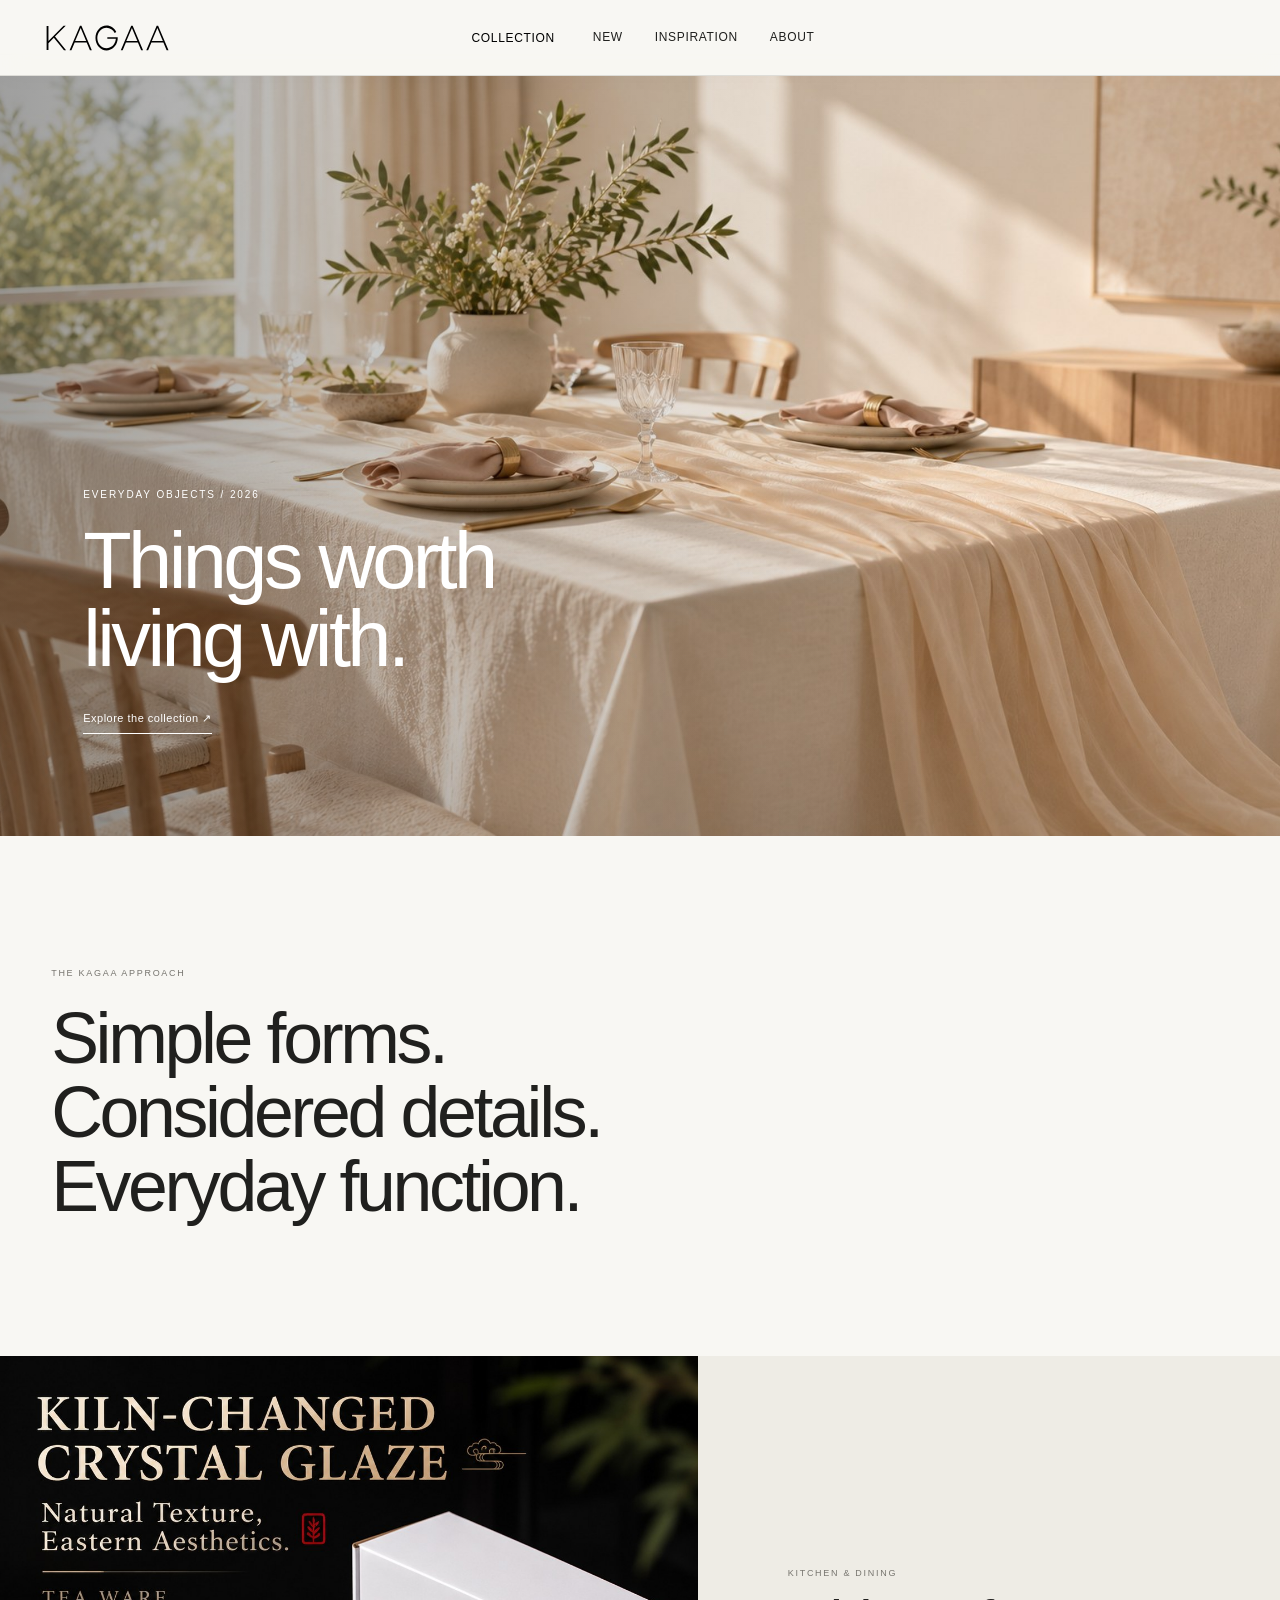
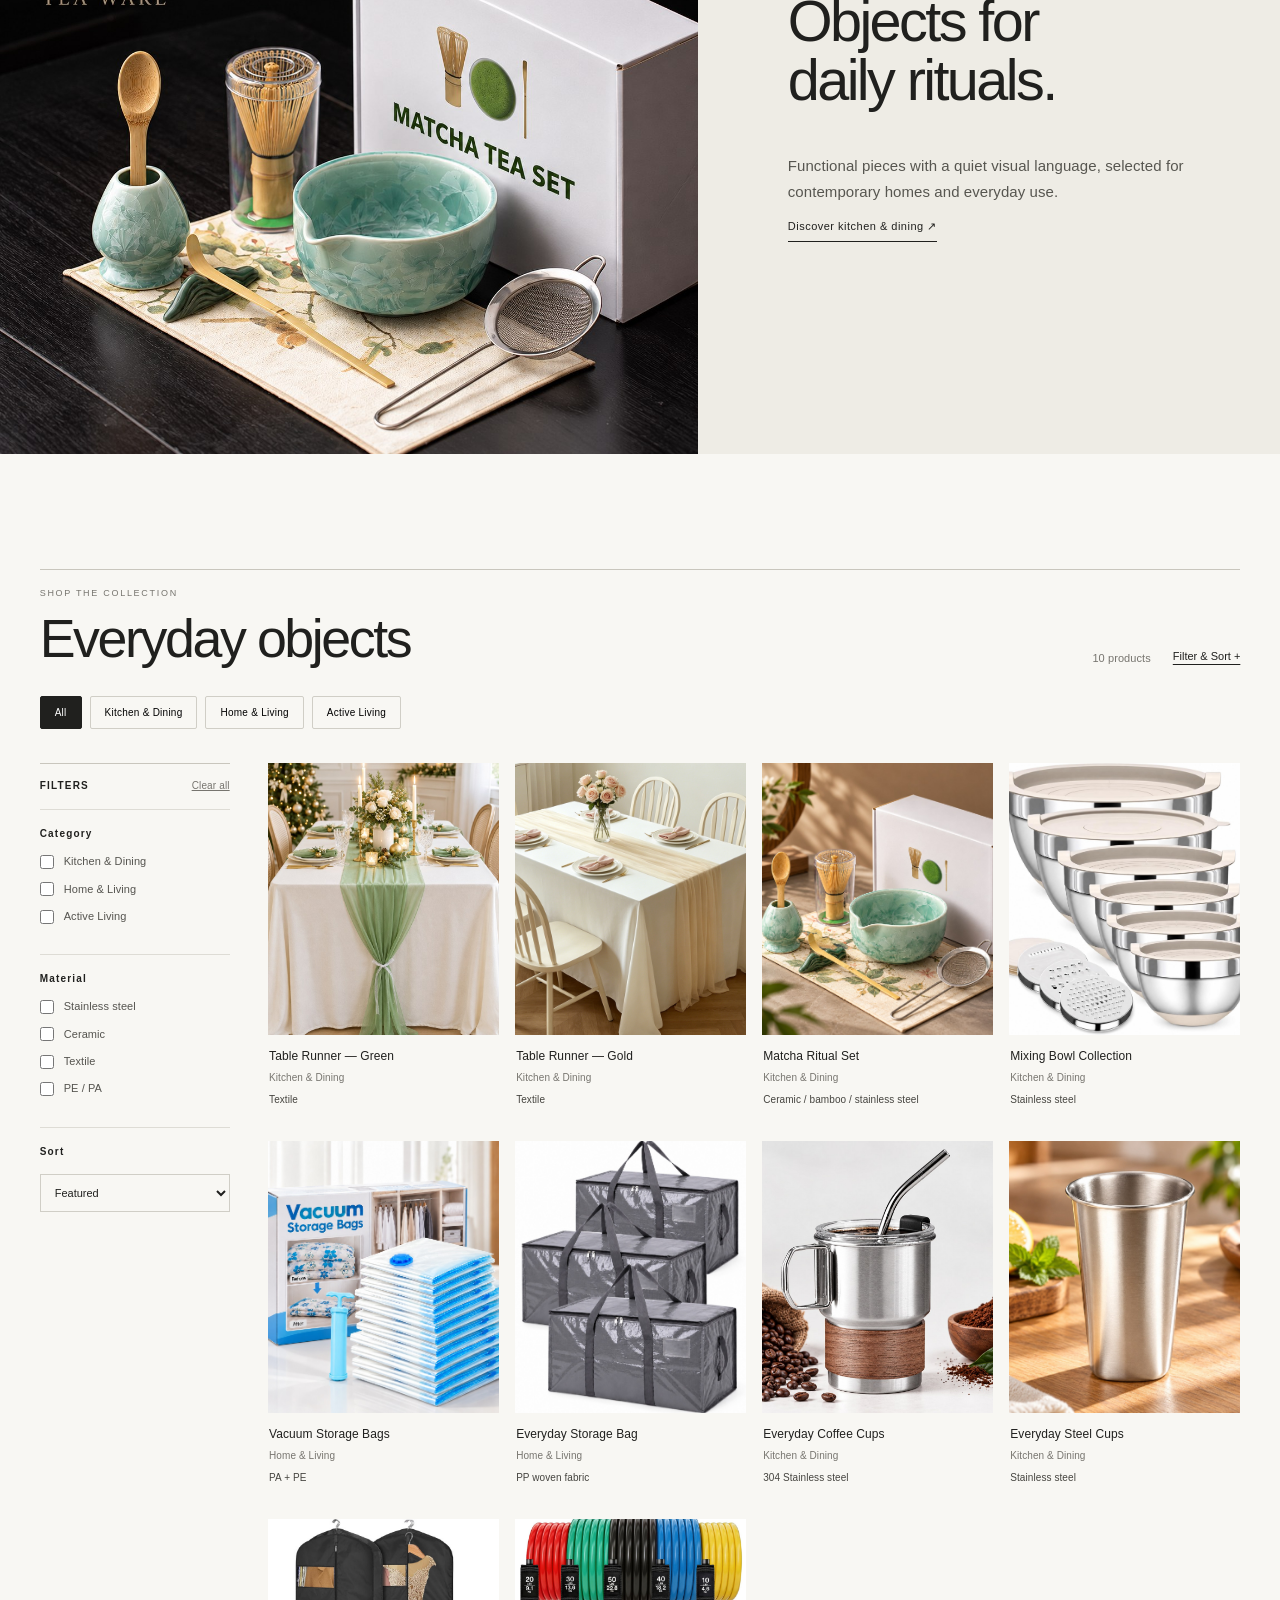
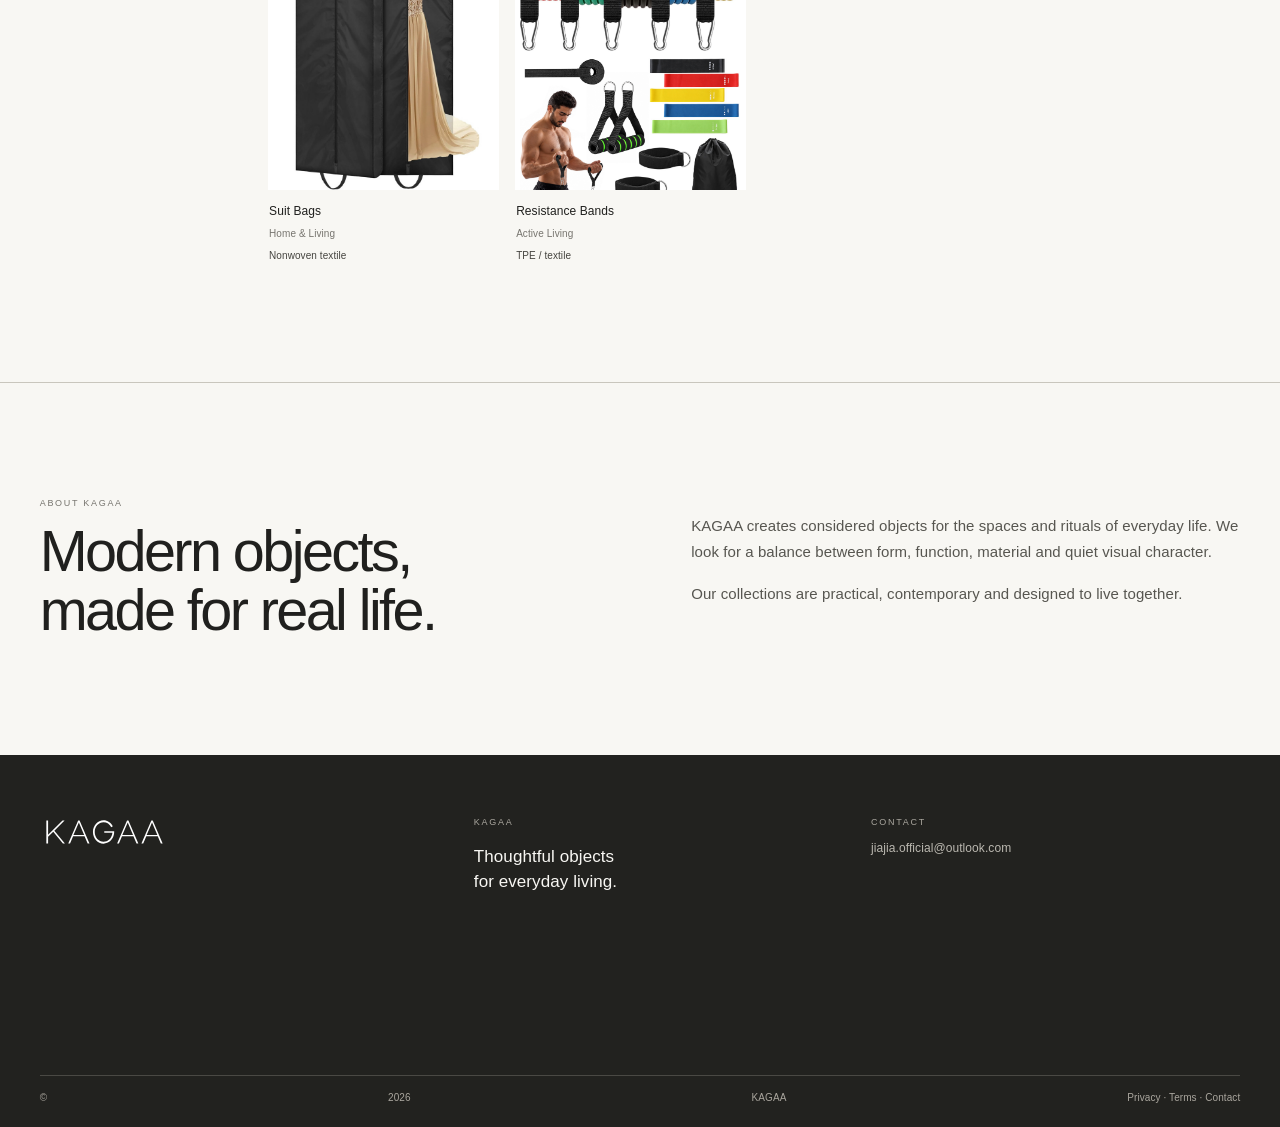
<file: index.html>
<!doctype html>
<html lang="en">
  <head>
    <meta charset="utf-8" />
    <meta name="viewport" content="width=device-width,initial-scale=1" />
    <meta
      name="description"
      content="KAGAA — thoughtfully designed objects for everyday living."
    />
    <title>KAGAA — Everyday Objects</title>
    <link rel="stylesheet" href="css/style.css" />
  </head>
  <body>
    <header class="header">
      <a class="brand" href="index.html"
        ><img src="images/KAGAA_Logo.svg" alt="KAGAA"
      /></a>
      <nav>
        <button data-menu="collection">Collection</button
        ><a href="#catalog">New</a><a href="#inspiration">Inspiration</a
        ><a href="#about">About</a>
      </nav>
      <div class="tools">
        <!-- <button id="searchOpen">Search</button> -->
        <!-- <a href="#catalog">Collection</a
        ><button class="hamburger" id="hamburger">☰</button> -->
      </div>
    </header>
    <div class="mega" id="collection">
      <div>
        <small>COLLECTION</small><a href="#catalog">All objects</a
        ><a href="#catalog">New arrivals</a>
      </div>
      <div>
        <small>KITCHEN & DINING</small><a href="#catalog">Drinkware</a
        ><a href="#catalog">Tableware</a><a href="#catalog">Coffee & Tea</a
        ><a href="#catalog">Textiles</a>
      </div>
      <div>
        <small>HOME & LIVING</small><a href="#catalog">Storage</a
        ><a href="#catalog">Organising</a>
      </div>
      <div>
        <small>ACTIVE LIVING</small><a href="#catalog">Movement</a
        ><a href="#catalog">Training</a>
      </div>
    </div>
    <main>
      <section class="hero">
        <img src="images/background.jpg" alt="KAGAA table setting" />
        <div class="shade"></div>
        <div class="hero-copy">
          <p>EVERYDAY OBJECTS / 2026</p>
          <h1>Things worth <br />living with.</h1>
          <a href="#catalog">Explore the collection ↗</a>
        </div>
      </section>
      <section class="intro">
        <p class="eyebrow">THE KAGAA APPROACH</p>
        <h2>Simple forms.<br />Considered details.<br />Everyday function.</h2>
      </section>
      <section class="editorial">
        <img src="images/mocha-EN.jpg" alt="KAGAA drinkware" />
        <div>
          <p class="eyebrow">KITCHEN & DINING</p>
          <h2>Objects for<br />daily rituals.</h2>
          <p>
            Functional pieces with a quiet visual language, selected for
            contemporary homes and everyday use.
          </p>
          <a href="#catalog">Discover kitchen & dining ↗</a>
        </div>
      </section>
      <section class="catalog" id="catalog">
        <div class="catalog-head">
          <div>
            <p class="eyebrow">SHOP THE COLLECTION</p>
            <h2>Everyday objects</h2>
          </div>
          <div>
            <span id="count">8 products</span
            ><button id="filterOpen">Filter & Sort +</button>
          </div>
        </div>
        <div class="categories">
          <button class="active" data-category="all">All</button
          ><button data-category="Kitchen & Dining">Kitchen & Dining</button
          ><button data-category="Home & Living">Home & Living</button
          ><button data-category="Active Living">Active Living</button>
        </div>
        <div class="shop">
          <aside id="filters">
            <div class="filter-head">
              <b>FILTERS</b><button id="filterClose">×</button>
            </div>
            <div class="filter-group">
              <b>Category</b
              ><label
                ><input
                  type="checkbox"
                  data-filter="category"
                  value="Kitchen & Dining"
                />
                Kitchen & Dining</label
              ><label
                ><input
                  type="checkbox"
                  data-filter="category"
                  value="Home & Living"
                />
                Home & Living</label
              ><label
                ><input
                  type="checkbox"
                  data-filter="category"
                  value="Active Living"
                />
                Active Living</label
              >
            </div>
            <div class="filter-group">
              <b>Material</b
              ><label
                ><input
                  type="checkbox"
                  data-filter="material"
                  value="Stainless steel"
                />
                Stainless steel</label
              ><label
                ><input
                  type="checkbox"
                  data-filter="material"
                  value="Ceramic"
                />
                Ceramic</label
              ><label
                ><input
                  type="checkbox"
                  data-filter="material"
                  value="Textile"
                />
                Textile</label
              ><label
                ><input
                  type="checkbox"
                  data-filter="material"
                  value="PE / PA"
                />
                PE / PA</label
              >
            </div>
            <div class="filter-group">
              <b>Sort</b
              ><select id="sort">
                <option value="featured">Featured</option>
                <option value="az">Name A–Z</option>
                <option value="za">Name Z–A</option>
              </select>
            </div>
          </aside>
          <div class="grid" id="grid"></div>
        </div>
      </section>
      <!-- <section class="story" id="inspiration">
        <img src="images/matcha-set.jpg" alt="KAGAA matcha ritual" />
        <div>
          <p class="eyebrow">INSPIRATION / RITUAL</p>
          <h2>The beauty<br />of useful things.</h2>
          <p>
            Small rituals shape the feeling of a home. KAGAA brings a considered
            point of view to the objects around them.
          </p>
          <a href="#about">Read the story ↗</a>
        </div>
      </section> -->
      <!-- <section class="collections">
        <div>
          <img src="images/mixing-bowls.jpg" /><span>Kitchen & Dining ↗</span>
        </div>
        <div><img src="images/save-bag.jpg" /><span>Home & Living ↗</span></div>
        <div>
          <img src="images/resistance-bands.webp" /><span>Active Living ↗</span>
        </div>
      </section> -->
      <section class="about" id="about">
        <div>
          <p class="eyebrow">ABOUT KAGAA</p>
          <h2>Modern objects,<br />made for real life.</h2>
        </div>
        <div>
          <p>
            KAGAA creates considered objects for the spaces and rituals of
            everyday life. We look for a balance between form, function,
            material and quiet visual character.
          </p>
          <p>
            Our collections are practical, contemporary and designed to live
            together.
          </p>
        </div>
      </section>
    </main>
    <footer>
      <div class="footer-grid">
        <img src="images/KAGAA_Logo.svg" />
        <div>
          <p class="eyebrow">KAGAA</p>
          <p>Thoughtful objects<br />for everyday living.</p>
        </div>
        <div>
          <p class="eyebrow">CONTACT</p>
          <a>jiajia.official@outlook.com</a>
        </div>
        <!-- <div>
          <p class="eyebrow">NEWSLETTER</p>
          <form>
            <input type="email" placeholder="Email address" /><button>
              Subscribe ↗
            </button>
          </form>
        </div> -->
      </div>
      <div class="bottom">
        © <span id="year"></span> KAGAA <span>Privacy · Terms · Contact</span>
      </div>
    </footer>
    <div class="search" id="search">
      <button id="searchClose">×</button>
      <div>
        <p class="eyebrow">SEARCH KAGAA</p>
        <input type="search" placeholder="Search products, collections..." />
      </div>
    </div>
    <script src="js/main.js"></script>
  </body>
</html>
</file>
<file: css/style.css>
* {
  box-sizing: border-box;
}
:root {
  --bg: #f5f3ee;
  --ink: #181817;
  --muted: #77736c;
  --line: #d8d4ca;
  --soft: #e9e5dc;
  --max: 1500px;
}
html {
  scroll-behavior: smooth;
}
body {
  margin: 0;
  background: var(--bg);
  color: var(--ink);
  font-family: Arial, Helvetica, sans-serif;
}
a {
  text-decoration: none;
  color: inherit;
}
button,
input,
select {
  font: inherit;
}
.header {
  height: 74px;
  position: fixed;
  inset: 0 0 auto;
  z-index: 30;
  display: grid;
  grid-template-columns: 1fr auto 1fr;
  align-items: center;
  padding: 0 28px;
  background: #f5f3eef2;
  backdrop-filter: blur(10px);
  border-bottom: 1px solid var(--line);
}
.brand img {
  width: 145px;
  height: 76px;
}
.brand {
  display: inline-flex;
  align-items: center;
  text-decoration: none;
}

.brand svg {
  display: block;
  width: clamp(90px, 10vw, 140px);
  height: auto;
}
.header nav {
  display: flex;
  gap: 30px;
}
.header nav a,
.header nav button,
.tools a,
.tools button {
  border: 0;
  background: none;
  font-size: 12px;
  cursor: pointer;
}
.tools {
  justify-self: end;
  display: flex;
  gap: 20px;
}
.hamburger {
  display: none;
}
.mega {
  position: fixed;
  z-index: 29;
  top: 74px;
  left: 0;
  right: 0;
  background: var(--bg);
  border-bottom: 1px solid var(--line);
  display: grid;
  grid-template-columns: repeat(4, 1fr);
  gap: 30px;
  padding: 38px 28px 45px;
  transform: translateY(-110%);
  transition: 0.35s;
}
.mega.open {
  transform: none;
}
.mega small,
.eyebrow {
  font-size: 10px;
  letter-spacing: 0.16em;
  color: var(--muted);
  display: block;
  margin: 0 0 14px;
}
.mega a {
  display: block;
  margin: 9px 0;
  font-size: 13px;
}
main {
  padding-top: 74px;
}
.hero {
  height: calc(100vh - 74px);
  min-height: 620px;
  position: relative;
}
.hero > img {
  width: 100%;
  height: 100%;
  object-fit: cover;
}
.shade {
  position: absolute;
  inset: 0;
  background: linear-gradient(90deg, #0006, transparent 70%);
}
.hero-copy {
  position: absolute;
  left: 6vw;
  bottom: 8vw;
  color: #fff;
}
.hero-copy p {
  font-size: 10px;
  letter-spacing: 0.16em;
}
.hero h1 {
  font-size: clamp(48px, 6vw, 105px);
  font-weight: 400;
  line-height: 0.93;
  letter-spacing: -0.055em;
  margin: 0 0 32px;
  opacity: 0.7;
}
.hero a,
.editorial a,
.story a,
.back-link {
  font-size: 13px;
  border-bottom: 1px solid;
  padding-bottom: 7px;
}
.intro {
  max-width: var(--max);
  min-height: 66vh;
  margin: auto;
  padding: 130px 28px;
  display: flex;
  flex-direction: column;
  justify-content: center;
}
.intro h2 {
  font-size: clamp(45px, 6vw, 86px);
  font-weight: 400;
  line-height: 0.98;
  letter-spacing: -0.05em;
  margin: 0;
}
.editorial {
  display: grid;
  grid-template-columns: 1.45fr 1fr;
  min-height: 720px;
  background: var(--soft);
}
.editorial img {
  width: 100%;
  height: 100%;
  object-fit: cover;
}
.editorial > div {
  padding: 9vw 7vw;
  display: flex;
  flex-direction: column;
  justify-content: center;
}
.editorial h2,
.story h2,
.about h2 {
  font-size: clamp(44px, 5vw, 76px);
  font-weight: 400;
  line-height: 0.96;
  letter-spacing: -0.05em;
  margin: 0 0 28px;
  font-family: sans-serif;
}
.editorial p:not(.eyebrow),
.story p:not(.eyebrow),
.about > div:last-child {
  font-size: 17px;
  line-height: 1.5;
  max-width: 520px;
}
.catalog {
  max-width: var(--max);
  margin: auto;
  padding: 120px 28px;
}
.catalog-head {
  display: flex;
  justify-content: space-between;
  align-items: end;
  border-top: 1px solid var(--line);
  padding-top: 13px;
}
.catalog-head h2 {
  font-size: clamp(38px, 4vw, 60px);
  font-weight: 400;
  margin: 0;
}
.catalog-head button {
  border: 0;
  background: none;
  text-decoration: underline;
  cursor: pointer;
  margin-left: 22px;
}
.categories {
  display: flex;
  gap: 9px;
  flex-wrap: wrap;
  margin: 32px 0;
}
.categories button {
  border: 1px solid var(--line);
  background: none;
  border-radius: 30px;
  padding: 9px 14px;
  font-size: 12px;
  cursor: pointer;
}
.categories button.active,
.categories button:hover {
  background: var(--ink);
  color: var(--bg);
}
.shop {
  display: grid;
  grid-template-columns: 200px 1fr;
  gap: 20px;
}
.filter-head {
  border-top: 1px solid var(--line);
  padding-top: 12px;
  margin-bottom: 20px;
}
.filter-head button {
  display: none;
  float: right;
  border: 0;
  background: none;
  font-size: 24px;
}
.filter-group {
  border-top: 1px solid var(--line);
  padding: 14px 0;
}
.filter-group b {
  display: block;
  margin-bottom: 12px;
  font-size: 12px;
}
.filter-group label {
  display: block;
  margin: 10px 0;
  color: #5d5a54;
  font-size: 12px;
}
.filter-group select {
  width: 100%;
  background: none;
  border: 1px solid var(--line);
  padding: 9px;
}
.grid {
  display: grid;
  grid-template-columns: repeat(4, 1fr);
  gap: 18px 13px;
}
.card img {
  width: 100%;
  aspect-ratio: 4/5;
  object-fit: cover;
  display: block;
}
.info {
  padding: 11px 0;
}
.name {
  font-size: 13px;
  margin: 0 0 4px;
}
.cat,
.price {
  font-size: 11px;
  color: var(--muted);
  margin: 0;
}
.price {
  margin-top: 8px;
  color: var(--ink);
}
.story {
  display: grid;
  grid-template-columns: 1.5fr 1fr;
  min-height: 680px;
  background: #e8e4db;
}
.story img {
  width: 100%;
  height: 100%;
  object-fit: cover;
}
.story > div {
  padding: 9vw 7vw;
  display: flex;
  flex-direction: column;
  justify-content: center;
}
.collections {
  max-width: var(--max);
  margin: auto;
  padding: 120px 28px;
  display: grid;
  grid-template-columns: repeat(3, 1fr);
  gap: 14px;
}
.collections img {
  width: 100%;
  aspect-ratio: 4/5;
  object-fit: cover;
}
.collections span {
  display: block;
  padding-top: 12px;
  font-size: 13px;
}
.about {
  max-width: var(--max);
  margin: auto;
  border-top: 1px solid var(--line);
  padding: 120px 28px;
  display: grid;
  grid-template-columns: 1fr 1fr;
  gap: 12vw;
}
.about h2 {
  margin: 0;
}
.about > div:last-child {
  margin: 0;
}
footer {
  background: #171716;
  color: var(--bg);
  padding: 70px 28px 25px;
}
.footer-grid {
  max-width: var(--max);
  margin: auto;
  display: grid;
  grid-template-columns: 1fr 1fr 1fr 1.2fr;
  gap: 30px;
  min-height: 260px;
}
.footer-grid > img {
  width: 145px;
  filter: invert(1);
}
.footer-grid p:not(.eyebrow) {
  font-size: 20px;
}
.footer-grid a {
  display: block;
  margin: 9px 0;
  color: #bbb8b0;
}
.footer-grid form {
  display: flex;
  border-bottom: 1px solid #5c5952;
}
.footer-grid input {
  flex: 1;
  background: none;
  border: 0;
  outline: 0;
  color: #fff;
  padding: 12px 0;
}
.footer-grid button {
  background: none;
  border: 0;
  color: #fff;
}
.bottom {
  max-width: var(--max);
  margin: 70px auto 0;
  border-top: 1px solid #45433e;
  padding-top: 16px;
  color: #aaa69e;
  font-size: 10px;
  display: flex;
  justify-content: space-between;
}
.search {
  position: fixed;
  inset: 0;
  z-index: 60;
  background: #f5f3eefc;
  display: flex;
  align-items: center;
  justify-content: center;
  opacity: 0;
  pointer-events: none;
  transition: 0.2s;
}
.search.open {
  opacity: 1;
  pointer-events: auto;
}
.search > div {
  width: min(800px, 80vw);
}
.search > button {
  position: absolute;
  right: 25px;
  top: 10px;
  border: 0;
  background: none;
  font-size: 42px;
}
.search input {
  width: 100%;
  font-size: clamp(32px, 5vw, 68px);
  background: none;
  border: 0;
  border-bottom: 1px solid;
  padding: 10px;
  outline: 0;
}
.product-page {
  max-width: 1500px;
  margin: auto;
  padding: 118px 28px 0;
}
.breadcrumbs {
  font-size: 11px;
  color: var(--muted);
  display: flex;
  gap: 9px;
  margin-bottom: 24px;
}
.product-detail {
  display: grid;
  grid-template-columns: minmax(0, 1.25fr) minmax(360px, 0.75fr);
  min-height: 720px;
  gap: 0;
}
.product-gallery {
  display: grid;
  grid-template-columns: 92px minmax(0, 1fr);
  gap: 18px;
  min-width: 0;
}
.thumbs {
  display: flex;
  flex-direction: column;
  gap: 12px;
  padding-top: 2px;
}
.thumb {
  width: 82px;
  height: 104px;
  border: 1px solid transparent;
  background: #e9e5dc;
  padding: 0;
  cursor: pointer;
  overflow: hidden;
}
.thumb.active {
  border-color: var(--ink);
}
.thumb img {
  width: 100%;
  height: 100%;
  object-fit: cover;
  display: block;
}
.main-image-wrap {
  position: relative;
  min-width: 0;
  background: #ebe8e1;
  overflow: hidden;
  aspect-ratio: 1/1;
}
.main-image {
  width: 100%;
  height: 100%;
  display: block;
  /* object-fit: cover; */
  transition:
    opacity 0.18s ease,
    transform 0.3s ease;
}
.main-image.is-changing {
  /* opacity: 0.65; */
}
.gallery-arrow {
  position: absolute;
  top: 50%;
  transform: translateY(-50%);
  width: 56px;
  height: 56px;
  border: 0;
  border-radius: 50%;
  background: #f5f3eee8;
  color: var(--ink);
  font-size: 27px;
  line-height: 1;
  cursor: pointer;
  display: grid;
  place-items: center;
  box-shadow: 0 2px 12px #00000012;
}
.gallery-arrow:hover {
  background: #fff;
}
.gallery-prev {
  left: 22px;
}
.gallery-next {
  right: 22px;
}
.gallery-counter {
  position: absolute;
  bottom: 16px;
  right: 18px;
  background: #181817c9;
  color: #fff;
  padding: 6px 9px;
  font-size: 10px;
  letter-spacing: 0.08em;
}
.product-copy {
  padding: 5vw 6vw;
  display: flex;
  flex-direction: column;
  justify-content: center;
}
.product-copy h1 {
  font-size: clamp(42px, 5vw, 76px);
  font-weight: 400;
  line-height: 0.95;
  letter-spacing: -0.05em;
  margin: 0 0 28px;
}
.lead {
  font-size: 18px;
  line-height: 1.5;
  max-width: 520px;
}
.spec-list {
  border-top: 1px solid var(--line);
  margin-top: 30px;
}
.spec-list div {
  display: flex;
  justify-content: space-between;
  border-bottom: 1px solid var(--line);
  padding: 14px 0;
  font-size: 12px;
}
.spec-list span {
  color: var(--muted);
}
.spec-list b {
  font-weight: 400;
  text-align: right;
  max-width: 60%;
}
.product-note {
  margin-top: 45px;
}
.product-note p:last-child {
  font-size: 13px;
  line-height: 1.55;
  color: #5f5c56;
  max-width: 480px;
}
.back-link {
  align-self: flex-start;
  margin-top: 25px;
  font-size: 13px;
  border-bottom: 1px solid;
  padding-bottom: 7px;
}
.detail-bottom {
  padding: 150px 0;
  border-top: 1px solid var(--line);
  margin-top: 120px;
}
.detail-bottom h2 {
  font-size: clamp(44px, 6vw, 85px);
  font-weight: 400;
  line-height: 0.96;
  letter-spacing: -0.05em;
  margin: 0;
}
@media (max-width: 1000px) {
  .product-page {
    padding: 100px 18px 0;
  }
  .product-detail {
    grid-template-columns: 1fr;
  }
  .product-gallery {
    grid-template-columns: 80px minmax(0, 1fr);
  }
  .main-image-wrap {
    aspect-ratio: 1/1;
  }
  .product-copy {
    padding: 70px 0;
  }
  .detail-bottom {
    margin-top: 60px;
    padding: 90px 0;
  }
}
@media (max-width: 650px) {
  .product-gallery {
    grid-template-columns: 64px minmax(0, 1fr);
    gap: 10px;
  }
  .thumb {
    width: 58px;
    height: 74px;
  }
  .gallery-arrow {
    width: 44px;
    height: 44px;
    font-size: 21px;
  }
  .gallery-prev {
    left: 10px;
  }
  .gallery-next {
    right: 10px;
  }
  .product-copy h1 {
    font-size: 48px;
  }
  .detail-bottom h2 {
    font-size: 48px;
  }
}

/* Functional catalogue filters */
.filter-head {
  display: flex;
  align-items: center;
  gap: 12px;
}
.filter-head b {
  margin-right: auto;
}
.filter-head .clear-filters {
  display: inline-block;
  float: none;
  border: 0;
  background: transparent;
  padding: 2px 0;
  color: var(--muted);
  font: inherit;
  font-size: 11px;
  text-decoration: underline;
  cursor: pointer;
}
.filter-group label {
  cursor: pointer;
  display: flex;
  align-items: center;
  gap: 9px;
}
.filter-group input[type="checkbox"] {
  accent-color: var(--ink);
  width: 14px;
  height: 14px;
  margin: 0;
  flex: 0 0 auto;
  cursor: pointer;
}
.empty-state {
  grid-column: 1 / -1;
  padding: 48px 20px;
  background: var(--soft);
  text-align: center;
}
.empty-state p {
  margin: 0 0 14px;
  font-size: 14px;
}
.empty-state button {
  border: 1px solid var(--ink);
  background: var(--ink);
  color: var(--bg);
  padding: 10px 16px;
  cursor: pointer;
}

/* KAGAA visual refinement — calm editorial styling inspired by contemporary design brands */
:root {
  --bg: #f8f7f3;
  --ink: #20201e;
  --muted: #77756f;
  --line: #d9d7d0;
  --soft: #efeee8;
  --max: 1600px;
}
body {
  background: var(--bg);
  letter-spacing: 0.005em;
  -webkit-font-smoothing: antialiased;
}
.header {
  height: 76px;
  padding: 0 clamp(20px, 3.1vw, 52px);
  background: rgba(248, 247, 243, 0.94);
  border-bottom-color: rgba(32, 32, 30, 0.12);
  backdrop-filter: blur(14px);
}
.brand img {
  width: 132px;
  display: block;
}
.header nav {
  gap: clamp(18px, 2.5vw, 38px);
}
.header nav a,
.header nav button,
.tools a,
.tools button {
  font-size: 12px;
  letter-spacing: 0.055em;
  text-transform: uppercase;
  transition: opacity 0.2s ease;
}
.header nav a:hover,
.header nav button:hover,
.tools a:hover {
  opacity: 0.55;
}
main {
  padding-top: 76px;
}
.mega {
  top: 76px;
  padding: 42px clamp(20px, 3.1vw, 52px) 48px;
  box-shadow: 0 18px 28px #00000008;
}
.mega a {
  transition: opacity 0.2s ease;
}
.mega a:hover {
  opacity: 0.55;
}
.hero {
  height: min(760px, calc(100svh - 76px));
  min-height: 540px;
  overflow: hidden;
}
.hero > img {
  object-position: center 54%;
}
.shade {
  background:
    linear-gradient(
      90deg,
      rgba(18, 18, 16, 0.4) 0%,
      rgba(18, 18, 16, 0.14) 43%,
      transparent 78%
    ),
    linear-gradient(0deg, rgba(18, 18, 16, 0.12), transparent 48%);
}
.hero-copy {
  left: clamp(26px, 6.5vw, 104px);
  bottom: clamp(48px, 8vw, 112px);
}
.hero-copy p {
  font-size: 10px;
  letter-spacing: 0.19em;
  margin-bottom: 22px;
}
.hero h1 {
  font-size: clamp(50px, 6.2vw, 96px);
  line-height: 0.98;
  letter-spacing: -0.045em;
  font-weight: 400;
  opacity: 1;
  margin-bottom: 30px;
}
.hero a,
.editorial a,
.story a,
.back-link {
  display: inline-block;
  width: fit-content;
  font-size: 11px;
  letter-spacing: 0.045em;
  padding-bottom: 8px;
  transition: opacity 0.2s ease;
}
.hero a:hover,
.editorial a:hover,
.story a:hover,
.back-link:hover {
  opacity: 0.6;
}
.intro {
  min-height: 520px;
  padding: clamp(80px, 10vw, 150px) clamp(24px, 4vw, 64px);
}
.intro .eyebrow {
  margin-bottom: 24px;
}
.intro h2 {
  font-size: clamp(42px, 5.6vw, 82px);
  line-height: 1.03;
  letter-spacing: -0.047em;
}
.eyebrow {
  font-size: 9px;
  letter-spacing: 0.19em;
}
.editorial {
  min-height: 600px;
  grid-template-columns: 1.2fr 1fr;
  background: #eeece5;
}
.editorial img {
  min-height: 600px;
  object-position: center;
}
.editorial > div {
  padding: clamp(50px, 7vw, 110px);
}
.editorial h2,
.story h2,
.about h2 {
  font-size: clamp(42px, 4.5vw, 70px);
  line-height: 1.02;
  letter-spacing: -0.045em;
}
.editorial p:not(.eyebrow),
.story p:not(.eyebrow),
.about > div:last-child {
  font-size: 15px;
  line-height: 1.75;
  color: #575650;
}
.catalog {
  padding: clamp(76px, 9vw, 130px) clamp(20px, 3.1vw, 52px);
}
.catalog-head {
  padding-top: 18px;
  border-top-color: #c9c6bd;
  align-items: end;
  gap: 24px;
}
.catalog-head h2 {
  font-size: clamp(38px, 4.2vw, 62px);
  line-height: 1;
  letter-spacing: -0.045em;
}
.catalog-head > div:last-child {
  display: flex;
  align-items: center;
  gap: 22px;
  color: var(--muted);
  font-size: 11px;
  white-space: nowrap;
}
.catalog-head button {
  margin: 0;
  padding: 0 0 4px;
  color: var(--ink);
  font-size: 11px;
  text-underline-offset: 4px;
}
.categories {
  gap: 8px;
  margin: 30px 0 34px;
}
.categories button {
  border-color: #d0cec6;
  border-radius: 2px;
  padding: 10px 14px;
  font-size: 10px;
  letter-spacing: 0.025em;
  transition:
    background 0.18s ease,
    color 0.18s ease,
    border-color 0.18s ease;
}
.categories button.active,
.categories button:hover {
  background: var(--ink);
  border-color: var(--ink);
  color: #fff;
}
.shop {
  grid-template-columns: 190px minmax(0, 1fr);
  gap: clamp(22px, 3vw, 48px);
  align-items: start;
}
#filters {
  position: sticky;
  top: 98px;
}
.filter-head {
  border-top-color: #c9c6bd;
  padding-top: 14px;
  margin-bottom: 16px;
}
.filter-head b,
.filter-group b {
  font-size: 10px;
  font-weight: 600;
  letter-spacing: 0.12em;
}
.filter-head .clear-filters {
  font-size: 10px;
  letter-spacing: 0.015em;
}
.filter-group {
  border-top-color: #dedcd5;
  padding: 18px 0;
}
.filter-group b {
  margin-bottom: 15px;
}
.filter-group label {
  gap: 10px;
  margin: 12px 0;
  color: #55544f;
  font-size: 11px;
  line-height: 1.4;
  transition: color 0.18s ease;
}
.filter-group label:hover {
  color: var(--ink);
}
.filter-group input[type="checkbox"] {
  width: 14px;
  height: 14px;
  accent-color: #262623;
}
.filter-group select {
  margin-top: 2px;
  border-color: #d0cec6;
  border-radius: 0;
  background: transparent;
  padding: 11px 10px;
  font-size: 11px;
  color: var(--ink);
}
.grid {
  grid-template-columns: repeat(4, minmax(0, 1fr));
  gap: 30px 16px;
}
.card {
  min-width: 0;
}
.card > a {
  display: block;
}
.card img {
  aspect-ratio: 4 / 4.7;
  object-fit: cover;
  background: #efeee9;
  transition:
    transform 0.55s cubic-bezier(0.2, 0.7, 0.2, 1),
    filter 0.35s ease;
}
.card > a {
  overflow: hidden;
}
.card > a:hover img {
  transform: scale(1.025);
}
.info {
  padding: 13px 1px 4px;
}
.name {
  font-size: 12px;
  line-height: 1.45;
  margin-bottom: 5px;
  font-weight: 500;
}
.cat,
.price {
  font-size: 10px;
  line-height: 1.5;
  color: #77756f;
}
.price {
  margin-top: 7px;
  color: #45443f;
}
.empty-state {
  padding: 64px 20px;
  background: #efeee8;
}
.empty-state p {
  font-size: 13px;
  color: var(--muted);
}
.empty-state button {
  border-radius: 0;
  font-size: 10px;
  letter-spacing: 0.04em;
}
.about {
  padding: clamp(80px, 9vw, 130px) clamp(20px, 3.1vw, 52px);
  gap: clamp(36px, 8vw, 130px);
  border-top-color: #c9c6bd;
}
.about h2 {
  font-size: clamp(40px, 4.5vw, 68px);
}
.about > div:last-child {
  max-width: 560px;
}
footer {
  padding: 62px clamp(20px, 3.1vw, 52px) 24px;
  background: #22221f;
}
.footer-grid {
  grid-template-columns: 1.1fr 1fr 1fr;
  gap: 28px;
  min-height: 220px;
}
.footer-grid > img {
  width: 126px;
}
.footer-grid .eyebrow {
  color: #aaa79f;
}
.footer-grid p:not(.eyebrow) {
  font-size: 17px;
  line-height: 1.5;
}
.footer-grid a {
  font-size: 12px;
  transition: color 0.2s ease;
}
.footer-grid a:hover {
  color: #fff;
}
.bottom {
  margin-top: 38px;
  font-size: 10px;
  border-top-color: #4a4944;
}
.search {
  background: rgba(248, 247, 243, 0.98);
}
.search > div .eyebrow {
  margin-bottom: 20px;
}
.search input {
  border-bottom-color: #c9c6bd;
}
/* Product detail pages follow the same quiet, editorial system. */
.product-page {
  padding-top: 112px;
}
.breadcrumbs {
  font-size: 10px;
  letter-spacing: 0.02em;
  margin-bottom: 28px;
}
.product-detail {
  gap: clamp(30px, 5vw, 78px);
}
.product-gallery {
  gap: 14px;
}
.main-image-wrap {
  background: #efeee9;
}
.product-copy {
  padding: 36px clamp(16px, 3vw, 48px);
}
.product-copy h1 {
  font-size: clamp(42px, 4.6vw, 68px);
  line-height: 1.02;
  letter-spacing: -0.045em;
}
.product-copy .lead {
  font-size: 14px;
  line-height: 1.75;
  color: #5e5c56;
}
.spec-list {
  border-top-color: #d9d7d0;
}
.spec-list > div {
  border-bottom-color: #d9d7d0;
  padding: 16px 0;
  font-size: 11px;
}
.spec-list span {
  color: var(--muted);
}
.spec-list b {
  font-weight: 500;
}
.product-note {
  margin: 36px 0;
}
.product-note p:not(.eyebrow) {
  font-size: 13px;
  line-height: 1.75;
  color: #5e5c56;
}
.thumb {
  background: #efeee9;
}
.thumb.active {
  border-color: #20201e;
}
.gallery-arrow {
  width: 44px;
  height: 44px;
  font-size: 22px;
  background: rgba(248, 247, 243, 0.9);
  transition: background 0.2s ease;
}
.gallery-arrow:hover {
  background: #fff;
}
.detail-bottom {
  border-top-color: #d9d7d0;
}

@media (max-width: 1100px) {
  .grid {
    grid-template-columns: repeat(3, minmax(0, 1fr));
  }
  .shop {
    grid-template-columns: 170px minmax(0, 1fr);
  }
  .editorial {
    min-height: 500px;
  }
  .editorial img {
    min-height: 500px;
  }
}
@media (max-width: 760px) {
  .header {
    height: 66px;
    grid-template-columns: 1fr auto;
    padding: 0 20px;
  }
  .brand img {
    width: 112px;
  }
  .header nav {
    justify-self: end;
    gap: 16px;
  }
  .header nav a,
  .header nav button {
    font-size: 9px;
  }
  .header nav a:nth-of-type(2) {
    display: none;
  }
  .tools {
    display: none;
  }
  main {
    padding-top: 66px;
  }
  .mega {
    top: 66px;
    grid-template-columns: repeat(2, minmax(0, 1fr));
    gap: 24px;
    padding: 28px 22px 32px;
    max-height: calc(100svh - 66px);
    overflow-y: auto;
  }
  .hero {
    height: min(720px, calc(88svh - 66px));
    min-height: 470px;
  }
  .hero > img {
    object-position: 58% center;
  }
  .hero-copy {
    left: 24px;
    right: 18px;
    bottom: 46px;
  }
  .hero h1 {
    font-size: clamp(46px, 10vw, 70px);
  }
  .intro {
    min-height: auto;
    padding: 82px 24px 90px;
  }
  .intro h2 {
    font-size: clamp(40px, 9vw, 60px);
  }
  .editorial {
    grid-template-columns: 1fr;
  }
  .editorial img {
    min-height: 0;
    height: 66vw;
    max-height: 480px;
  }
  .editorial > div {
    padding: 58px 24px 68px;
  }
  .editorial h2 {
    font-size: 48px;
  }
  .catalog {
    padding: 78px 20px;
  }
  .catalog-head {
    align-items: start;
  }
  .catalog-head h2 {
    font-size: 39px;
  }
  .catalog-head > div:last-child {
    align-items: end;
    flex-direction: column;
    gap: 8px;
  }
  .categories {
    flex-wrap: nowrap;
    overflow-x: auto;
    padding-bottom: 5px;
    margin: 26px 0 25px;
  }
  .categories button {
    white-space: nowrap;
  }
  .shop {
    display: block;
  }
  #filters {
    position: fixed;
    z-index: 55;
    top: 0;
    right: 0;
    bottom: 0;
    width: min(340px, 88vw);
    padding: 26px 22px;
    overflow-y: auto;
    background: var(--bg);
    box-shadow: -15px 0 45px #00000012;
    transform: translateX(105%);
    visibility: hidden;
    transition:
      transform 0.25s ease,
      visibility 0.25s ease;
  }
  #filters.open {
    transform: translateX(0);
    visibility: visible;
  }
  .filter-head {
    padding-top: 12px;
  }
  .filter-head button#filterClose {
    display: block;
    position: static;
    margin-left: 8px;
    font-size: 26px;
    line-height: 1;
  }
  #filterOpen {
    display: inline-block;
  }
  .grid {
    grid-template-columns: repeat(2, minmax(0, 1fr));
    gap: 28px 12px;
  }
  .card img {
    aspect-ratio: 4 / 4.9;
  }
  .name {
    font-size: 11px;
  }
  .cat,
  .price {
    font-size: 9px;
  }
  .about {
    grid-template-columns: 1fr;
    gap: 28px;
    padding: 78px 24px;
  }
  .about h2 {
    font-size: 46px;
  }
  .footer-grid {
    grid-template-columns: 1fr 1fr;
    gap: 28px 20px;
  }
  .footer-grid > img {
    width: 110px;
  }
  .bottom {
    margin-top: 26px;
    gap: 16px;
    flex-wrap: wrap;
  }
  .product-page {
    padding: 94px 18px 0;
  }
  .product-copy {
    padding: 46px 0 55px;
  }
  .product-copy h1 {
    font-size: 46px;
  }
  .detail-bottom {
    padding: 80px 0;
    margin-top: 50px;
  }
}
@media (max-width: 380px) {
  .header {
    padding: 0 14px;
  }
  .brand img {
    width: 98px;
  }
  .header nav {
    gap: 12px;
  }
  .header nav a,
  .header nav button {
    font-size: 8px;
  }
  .catalog-head h2 {
    font-size: 34px;
  }
  .catalog-head > div:last-child {
    font-size: 10px;
  }
  .footer-grid {
    grid-template-columns: 1fr;
  }
}
@media (prefers-reduced-motion: reduce) {
  *,
  *::before,
  *::after {
    scroll-behavior: auto !important;
    transition-duration: 0.01ms !important;
    animation-duration: 0.01ms !important;
  }
}
</file>
